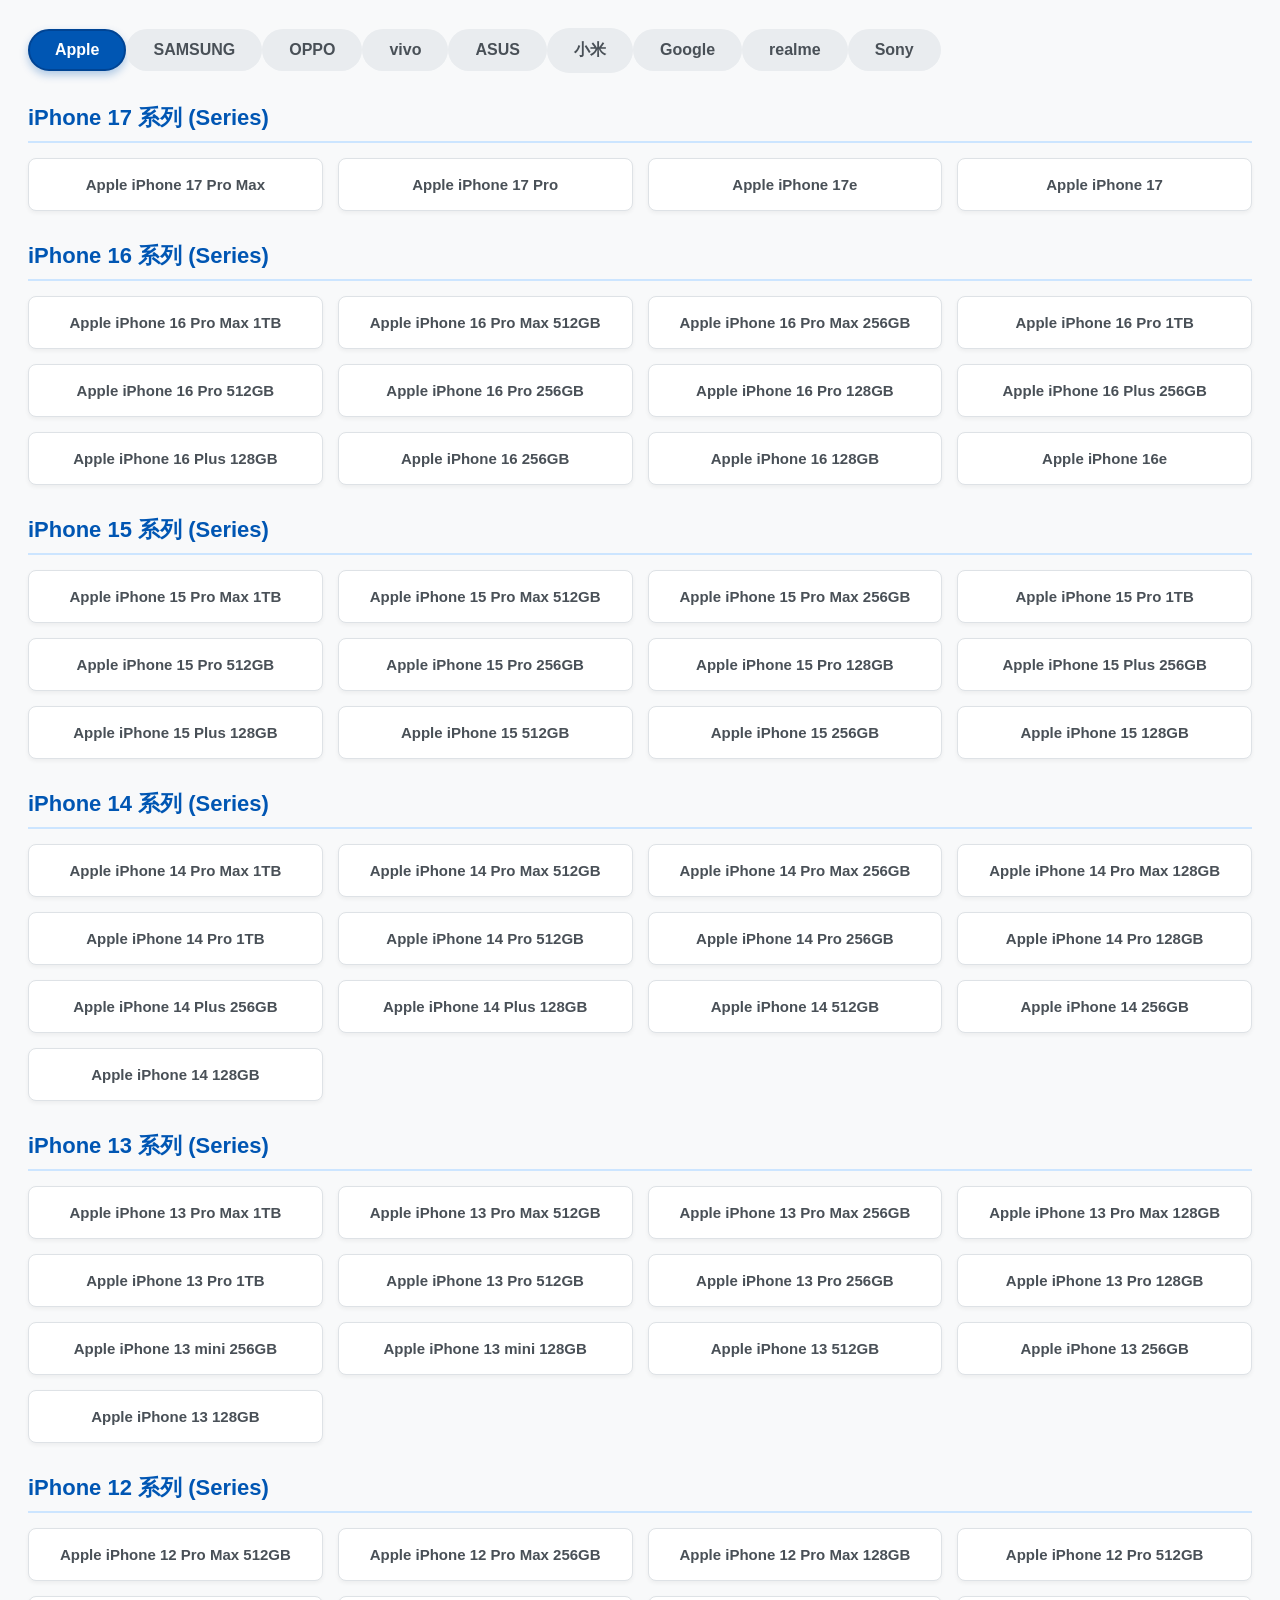
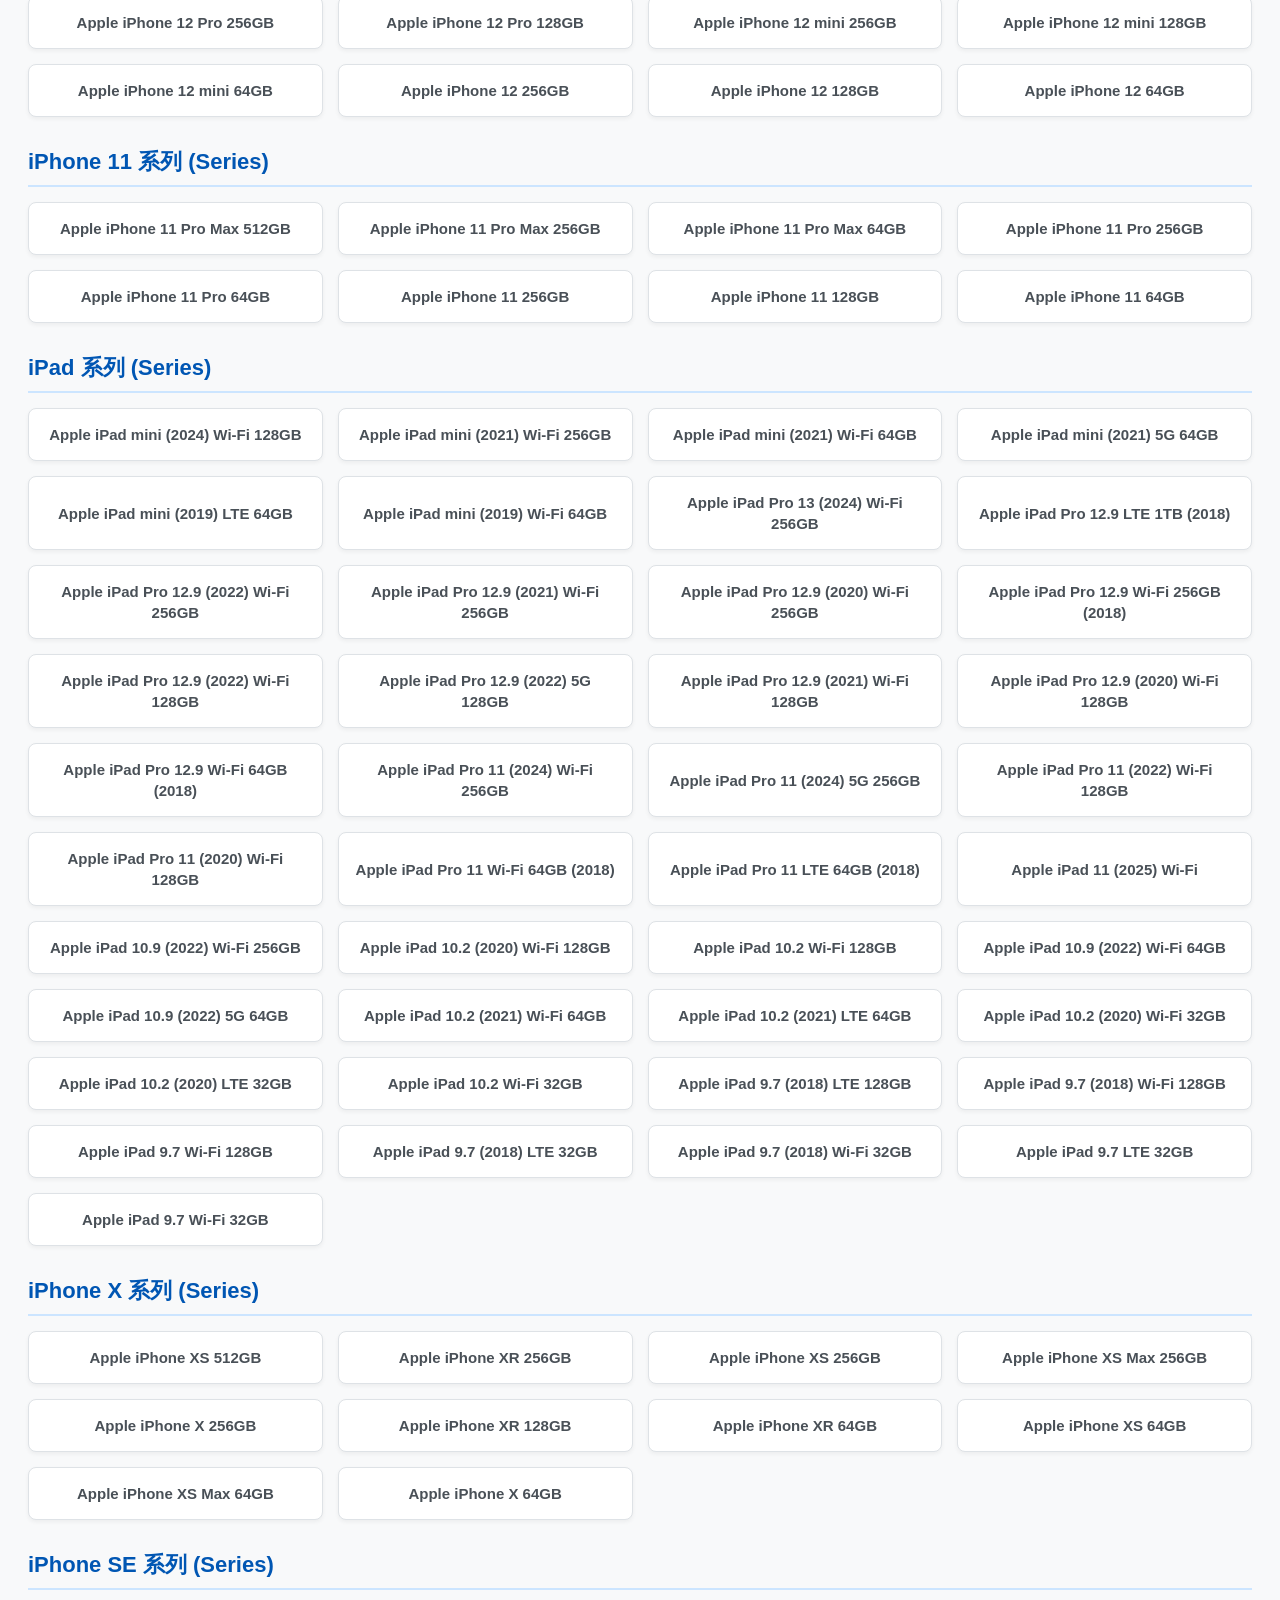
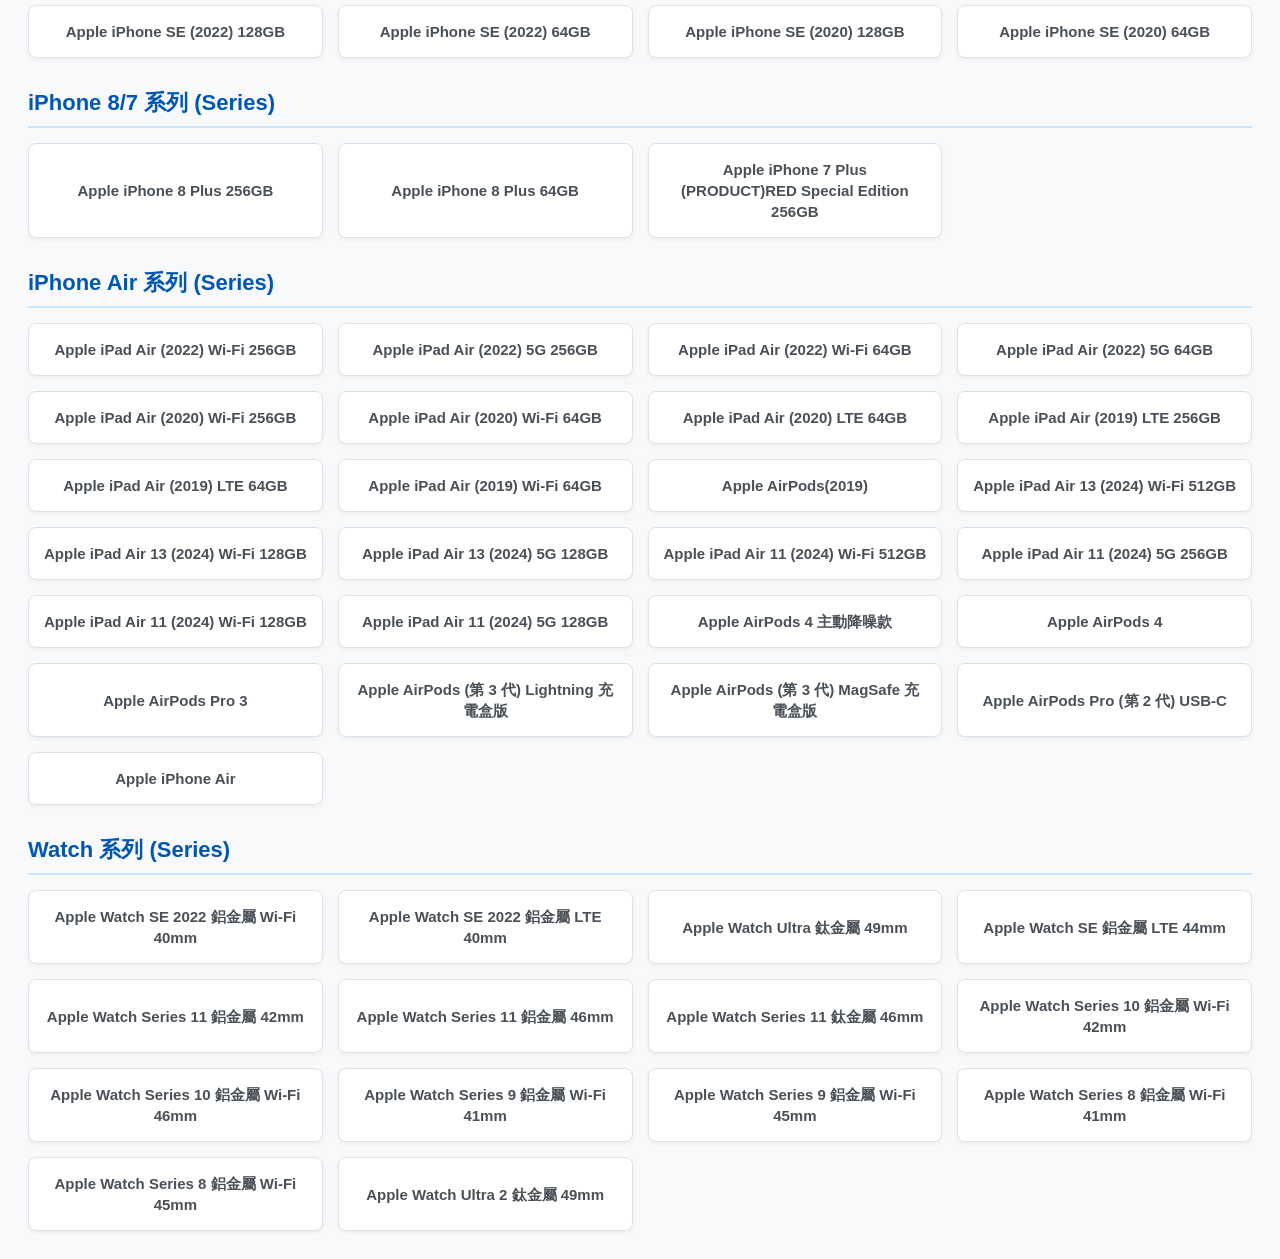
<file: valuation/valuation.html>
<head>
    <link rel="stylesheet" href="css/style.css">
</head>
<body>
    <!--<div class="source-toggle">
        <button onclick="switchSource('sogi')">手機王二手價</button>
        <button onclick="switchSource('chuangyu')">創宇回收報價</button>
    </div>-->

    <div id="brand-tabs"></div>
    <div id="cards-container"></div>

    <script src="js/core.js"></script>
</body>
</file>
<file: valuation/css/style.css>
body { 
            font-family: Arial, sans-serif; 
            background-color: #f8f9fa; 
            padding: 20px; 
            color: #333;
        }
        .container {
            max-width: 1200px;
            margin: 0 auto;
        }
        .header-box {
            background: white;
            padding: 20px;
            border-radius: 8px;
            box-shadow: 0 2px 10px rgba(0,0,0,0.08);
            margin-bottom: 20px;
            text-align: center;
            border-left: 5px solid #0056b3;
        }
        .tabs-container {
            display: flex;
            flex-wrap: wrap;
            gap: 10px;
            margin-bottom: 30px;
            justify-content: center;
        }
        .brand-tab {
            padding: 10px 25px;
            font-size: 16px;
            font-weight: bold;
            color: #495057;
            background-color: #e9ecef;
            border: 2px solid transparent;
            border-radius: 30px;
            cursor: pointer;
            transition: all 0.2s ease;
        }
        .brand-tab:hover {
            background-color: #dee2e6;
        }
        .brand-tab.active {
            color: white;
            background-color: #0056b3;
            border-color: #004494;
            box-shadow: 0 4px 8px rgba(0,86,179,0.3);
        }
        .series-title { 
            font-size: 22px; 
            font-weight: bold; 
            color: #0056b3; 
            margin-top: 30px; 
            margin-bottom: 15px; 
            padding-bottom: 8px; 
            border-bottom: 2px solid #cce5ff; 
        }
        .grid-container { 
            display: grid; 
            grid-template-columns: repeat(auto-fill, minmax(240px, 1fr)); 
            gap: 15px; 
        }
        .card { 
            display: flex;
            align-items: center;
            justify-content: center;
            background: white; 
            padding: 15px; 
            border-radius: 8px; 
            box-shadow: 0 2px 4px rgba(0,0,0,0.05); 
            text-decoration: none; 
            color: #495057; 
            font-size: 15px;
            font-weight: bold;
            border: 1px solid #dee2e6;
            transition: all 0.2s ease-in-out; 
            text-align: center;
            line-height: 1.4;
        }
        .card:hover { 
            background-color: #0056b3;
            color: white;
            transform: translateY(-4px); 
            box-shadow: 0 6px 12px rgba(0,86,179,0.2); 
            border-color: #0056b3;
        }
        .status-msg, .error-msg {
            font-size: 18px;
            text-align: center;
            padding: 20px;
            border-radius: 8px;
        }
        .status-msg { color: #666; padding: 40px; }
        .error-msg { color: #dc3545; background: #f8d7da; border: 1px solid #f5c6cb; }
</file>
